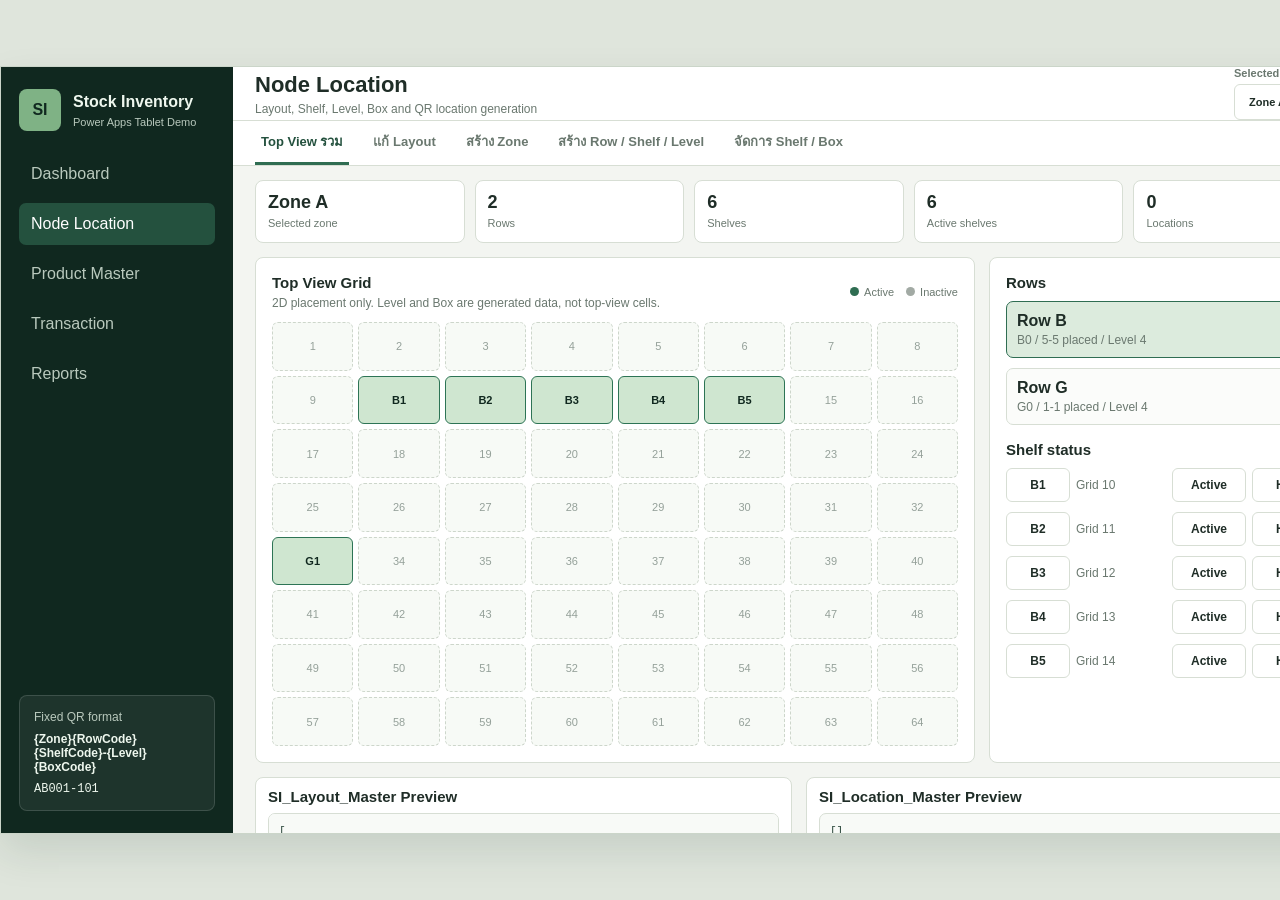
<file: node-location-demo/index.html>
<!DOCTYPE html>
<html lang="th">
<head>
  <meta charset="UTF-8" />
  <meta name="viewport" content="width=device-width, initial-scale=1.0" />
  <title>Node Location Demo</title>
  <link rel="stylesheet" href="./style.css" />
</head>
<body>
  <main class="app-shell">
    <aside class="sidebar">
      <div class="brand">
        <div class="brand-mark">SI</div>
        <div>
          <h1>Stock Inventory</h1>
          <p>Power Apps Tablet Demo</p>
        </div>
      </div>
      <nav class="node-nav" aria-label="Node menu">
        <button class="nav-item">Dashboard</button>
        <button class="nav-item is-active">Node Location</button>
        <button class="nav-item">Product Master</button>
        <button class="nav-item">Transaction</button>
        <button class="nav-item">Reports</button>
      </nav>
      <section class="sidebar-note">
        <span>Fixed QR format</span>
        <strong>{Zone}{RowCode}{ShelfCode}-{Level}{BoxCode}</strong>
        <code>AB001-101</code>
      </section>
    </aside>

    <section class="workspace">
      <header class="topbar">
        <div>
          <h2>Node Location</h2>
          <p>Layout, Shelf, Level, Box and QR location generation</p>
        </div>
        <label class="zone-picker">
          <span>Selected Zone</span>
          <select id="zoneSelect"></select>
        </label>
      </header>

      <div class="tabs" role="tablist" aria-label="Node Location tabs">
        <button class="tab is-active" data-tab="topView" type="button">Top View รวม</button>
        <button class="tab" data-tab="editLayout" type="button">แก้ Layout</button>
        <button class="tab" data-tab="createZone" type="button">สร้าง Zone</button>
        <button class="tab" data-tab="createRow" type="button">สร้าง Row / Shelf / Level</button>
        <button class="tab" data-tab="shelfBox" type="button">จัดการ Shelf / Box</button>
      </div>

      <div id="messages" class="messages" aria-live="polite"></div>

      <section id="summary" class="summary-strip" aria-label="Summary"></section>

      <div class="content-grid">
        <section class="canvas-panel">
          <div class="panel-head">
            <div>
              <h3>Top View Grid</h3>
              <p>2D placement only. Level and Box are generated data, not top-view cells.</p>
            </div>
            <div class="legend">
              <span><i class="dot active"></i>Active</span>
              <span><i class="dot muted"></i>Inactive</span>
            </div>
          </div>
          <div id="grid" class="grid"></div>
        </section>

        <aside class="right-panel">
          <section data-panel="topView" class="tab-panel is-active">
            <h3>Rows</h3>
            <div id="rowList" class="row-list"></div>
            <h3>Shelf status</h3>
            <div id="shelfControls" class="shelf-controls"></div>
          </section>

          <section data-panel="editLayout" class="tab-panel">
            <h3>Place / Move Layout</h3>
            <div class="mode-switch" role="tablist" aria-label="Layout edit mode">
              <button class="is-active" data-layout-mode="shelf" type="button">Shelf Mode</button>
              <button data-layout-mode="row" type="button">Row Mode</button>
            </div>
            <p class="hint-text">Shelf Mode: click a shelf to select it, then click an empty grid cell to move it. Row Mode: choose a row, then click a start grid cell.</p>
            <form id="singleShelfForm" class="form-stack" data-layout-section="shelf">
              <label>Shelf<select id="layoutShelf"></select></label>
              <label>Target Grid Index<input id="singleShelfGrid" type="number" min="1" value="20" /></label>
              <button class="primary" type="submit">Place Selected Shelf</button>
            </form>
            <div class="section-divider"></div>
            <form id="layoutForm" class="form-stack is-hidden" data-layout-section="row">
              <label>Row<select id="layoutRow"></select></label>
              <label>Start Grid Index<input id="startGrid" type="number" min="1" value="1" /></label>
              <label>Direction
                <select id="direction">
                  <option value="horizontal">Horizontal</option>
                  <option value="vertical">Vertical</option>
                </select>
              </label>
              <label>Stack Order
                <select id="stackOrder">
                  <option value="1-x">1 -> x</option>
                  <option value="x-1">x -> 1</option>
                </select>
              </label>
              <button class="primary" type="submit">Place Full Row</button>
              <button id="clearRow" class="secondary" type="button">Clear Row Placement</button>
            </form>
          </section>

          <section data-panel="createZone" class="tab-panel">
            <h3>Create Zone</h3>
            <form id="zoneForm" class="form-stack">
              <label>Zone Code<input id="zoneCode" maxlength="1" value="B" /></label>
              <label>Grid Size
                <select id="zoneGridSize">
                  <option value="8">8x8</option>
                  <option value="10">10x10</option>
                  <option value="12">12x12</option>
                  <option value="15">15x15</option>
                </select>
              </label>
              <button class="primary" type="submit">Create Zone</button>
            </form>
          </section>

          <section data-panel="createRow" class="tab-panel">
            <h3>Create Row / Shelf / Level</h3>
            <form id="rowForm" class="form-stack">
              <label>Row Input<input id="rowInput" maxlength="2" value="C" /></label>
              <label>Shelf Count<input id="shelfCount" type="number" min="1" max="99" value="5" /></label>
              <label>Level Count<input id="levelCount" type="number" min="1" max="9" value="4" /></label>
              <button class="primary" data-next="layout" type="submit">Create and Place Layout</button>
              <button class="secondary" data-next="stay" type="submit">Create and Add More</button>
            </form>
            <h3>Created Rows</h3>
            <div id="createRowList" class="row-list"></div>
          </section>

          <section data-panel="shelfBox" class="tab-panel">
            <h3>Shelf / Box Setup</h3>
            <form id="boxForm" class="form-stack">
              <label>Row<select id="boxRow"></select></label>
              <label>Shelf<select id="boxShelf"></select></label>
              <label>Level<select id="boxLevel"></select></label>
              <label>Box Count<input id="boxCountInput" type="number" min="1" max="99" value="1" /></label>
              <button class="primary" type="submit">Set Box For Selected Shelf</button>
            </form>
            <h3>Selected Shelf</h3>
            <div id="boxShelfList" class="row-list"></div>
            <button id="generateButton" class="generate" type="button">Generate Locations</button>
            <h3>Generate Summary</h3>
            <div id="generateSummary" class="generate-summary"></div>
            <h3>Preview</h3>
            <pre id="codePreview" class="code-preview"></pre>
          </section>
        </aside>
      </div>

      <section class="output-panel">
        <div>
          <h3>SI_Layout_Master Preview</h3>
          <pre id="layoutOutput"></pre>
        </div>
        <div>
          <h3>SI_Location_Master Preview</h3>
          <pre id="locationOutput"></pre>
        </div>
      </section>
    </section>
  </main>

  <div id="shelfDetailModal" class="modal" aria-hidden="true">
    <section class="modal-card" role="dialog" aria-modal="true" aria-labelledby="shelfDetailTitle">
      <header class="modal-head">
        <div>
          <h3 id="shelfDetailTitle">Shelf Detail</h3>
          <p>Level, Box, Location code, and item preview</p>
        </div>
        <button id="closeShelfDetail" type="button" aria-label="Close shelf detail">×</button>
      </header>
      <div id="shelfDetailBody" class="modal-body"></div>
    </section>
  </div>

  <script src="./app.js"></script>
</body>
</html>
</file>
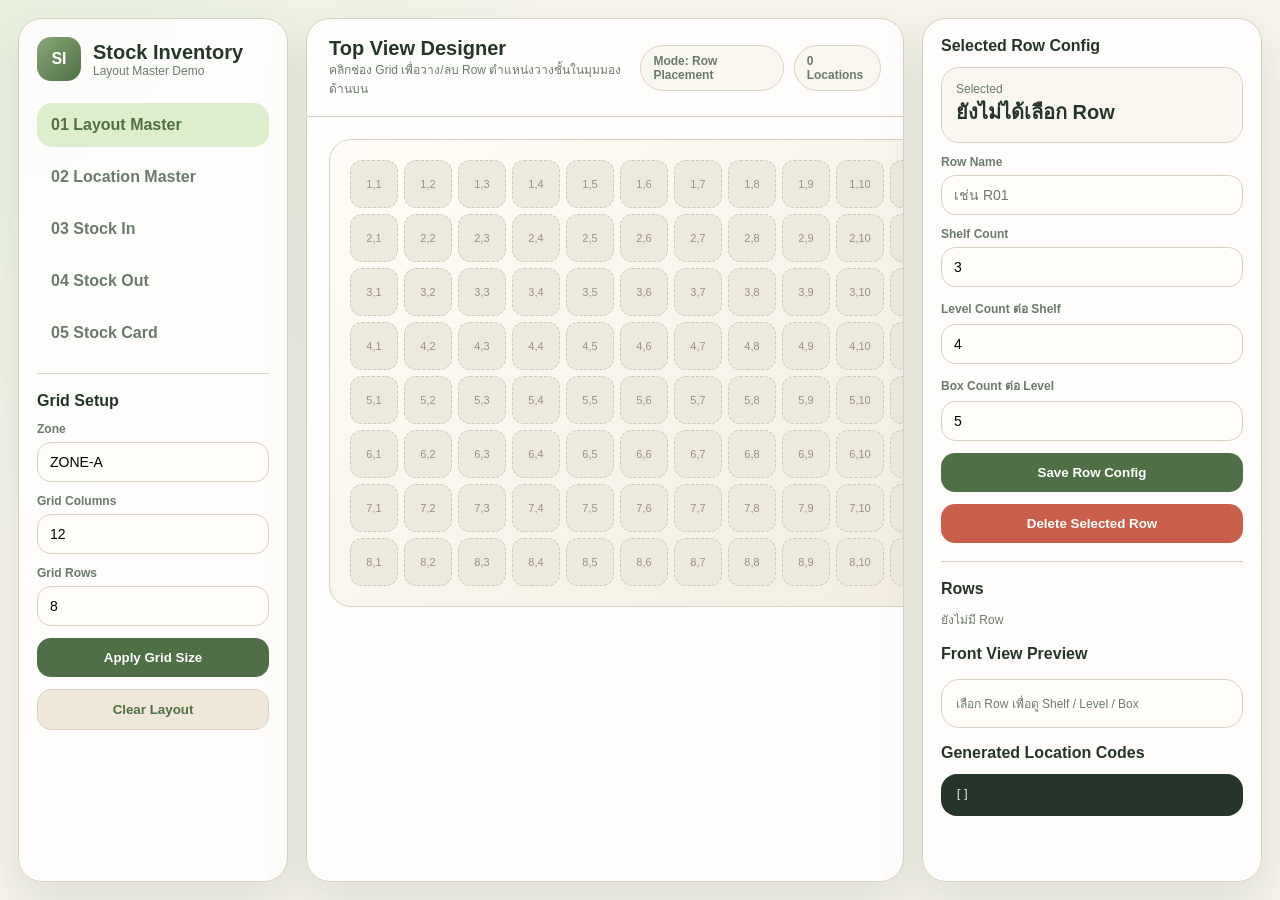
<file: stock_inventory_layout_demo.html>
<!DOCTYPE html>
<html lang="th">
<head>
  <meta charset="UTF-8" />
  <meta name="viewport" content="width=device-width, initial-scale=1.0" />
  <title>Stock Inventory Layout Demo</title>
  <style>
    :root {
      --bg: #f5f3ea;
      --panel: #ffffff;
      --panel-soft: #f9f7ef;
      --text: #26352b;
      --muted: #6b7a6f;
      --green: #88a878;
      --green-dark: #4f6f46;
      --brown: #9b7653;
      --line: #d9d2c2;
      --danger: #c95f4a;
      --selected: #dceecd;
      --empty: #eee9dd;
      --shadow: 0 20px 45px rgba(60, 74, 55, 0.12);
    }

    * { box-sizing: border-box; }

    body {
      margin: 0;
      font-family: Arial, sans-serif;
      background: radial-gradient(circle at top left, #e7f1dc, transparent 35%), var(--bg);
      color: var(--text);
    }

    .app {
      min-height: 100vh;
      display: grid;
      grid-template-columns: 270px 1fr 340px;
      gap: 18px;
      padding: 18px;
    }

    .panel {
      background: rgba(255,255,255,.88);
      border: 1px solid var(--line);
      border-radius: 24px;
      box-shadow: var(--shadow);
      overflow: hidden;
    }

    .sidebar, .rightbar { padding: 18px; }

    .brand {
      display: flex;
      align-items: center;
      gap: 12px;
      margin-bottom: 22px;
    }

    .logo {
      width: 44px;
      height: 44px;
      border-radius: 14px;
      display: grid;
      place-items: center;
      background: linear-gradient(135deg, var(--green), var(--green-dark));
      color: white;
      font-weight: 800;
    }

    h1, h2, h3 { margin: 0; }
    h1 { font-size: 20px; }
    h2 { font-size: 16px; margin-bottom: 12px; }
    h3 { font-size: 14px; color: var(--muted); margin-bottom: 8px; }

    .muted { color: var(--muted); font-size: 12px; }

    .nav-item {
      padding: 13px 14px;
      border-radius: 15px;
      margin-bottom: 8px;
      cursor: pointer;
      color: var(--muted);
      font-weight: 700;
    }

    .nav-item.active {
      background: var(--selected);
      color: var(--green-dark);
    }

    label {
      display: block;
      font-size: 12px;
      color: var(--muted);
      margin: 12px 0 6px;
      font-weight: 700;
    }

    input, select {
      width: 100%;
      border: 1px solid var(--line);
      background: #fffdf8;
      border-radius: 14px;
      padding: 11px 12px;
      outline: none;
      font-size: 14px;
    }

    input:focus, select:focus {
      border-color: var(--green);
      box-shadow: 0 0 0 4px rgba(136,168,120,.2);
    }

    .btn {
      border: 0;
      border-radius: 14px;
      padding: 12px 14px;
      font-weight: 800;
      cursor: pointer;
      background: var(--green-dark);
      color: white;
      width: 100%;
      margin-top: 12px;
    }

    .btn.secondary {
      background: #efe8d9;
      color: var(--green-dark);
      border: 1px solid var(--line);
    }

    .btn.danger { background: var(--danger); }

    .main {
      display: flex;
      flex-direction: column;
    }

    .topbar {
      padding: 18px 22px;
      display: flex;
      justify-content: space-between;
      align-items: center;
      border-bottom: 1px solid var(--line);
    }

    .toolbar {
      display: flex;
      gap: 10px;
      align-items: center;
    }

    .chip {
      border-radius: 999px;
      padding: 8px 12px;
      background: var(--panel-soft);
      border: 1px solid var(--line);
      font-size: 12px;
      color: var(--muted);
      font-weight: 700;
    }

    .workspace {
      padding: 22px;
      flex: 1;
      overflow: auto;
    }

    .grid-wrap {
      width: max-content;
      min-width: 100%;
      padding: 20px;
      border-radius: 22px;
      background: linear-gradient(135deg, #fffdf7, #f2ecdf);
      border: 1px solid var(--line);
    }

    .grid {
      display: grid;
      gap: 6px;
      user-select: none;
    }

    .cell {
      width: 48px;
      height: 48px;
      border-radius: 12px;
      border: 1px dashed #cfc7b8;
      background: var(--empty);
      display: grid;
      place-items: center;
      font-size: 11px;
      color: #9a907f;
      cursor: pointer;
      transition: .15s ease;
    }

    .cell:hover {
      transform: translateY(-1px);
      box-shadow: 0 8px 18px rgba(0,0,0,.08);
    }

    .cell.row-cell {
      background: linear-gradient(135deg, #cfe4be, #8fb47c);
      border: 1px solid #739560;
      color: #22331d;
      font-weight: 900;
    }

    .cell.selected {
      outline: 4px solid rgba(79,111,70,.25);
      border-color: var(--green-dark);
    }

    .summary-card {
      padding: 14px;
      border-radius: 18px;
      background: var(--panel-soft);
      border: 1px solid var(--line);
      margin-bottom: 12px;
    }

    .row-list {
      max-height: 280px;
      overflow: auto;
    }

    .row-item {
      padding: 12px;
      border: 1px solid var(--line);
      border-radius: 16px;
      margin-bottom: 10px;
      background: #fffdf8;
      cursor: pointer;
    }

    .row-item.active {
      background: var(--selected);
      border-color: var(--green);
    }

    .front-view {
      margin-top: 16px;
      padding: 14px;
      border-radius: 18px;
      border: 1px solid var(--line);
      background: #fffdf8;
    }

    .shelf {
      border: 2px solid var(--brown);
      border-radius: 14px;
      margin-bottom: 10px;
      overflow: hidden;
    }

    .shelf-title {
      background: #b58a62;
      color: white;
      padding: 8px 10px;
      font-weight: 800;
      font-size: 12px;
    }

    .level {
      display: grid;
      grid-template-columns: 54px 1fr;
      border-top: 1px solid #dcc9b5;
    }

    .level-label {
      background: #f2e7da;
      padding: 8px;
      font-size: 11px;
      font-weight: 800;
      color: #73563e;
      display: grid;
      place-items: center;
    }

    .boxes {
      display: grid;
      gap: 4px;
      padding: 8px;
    }

    .box {
      height: 28px;
      border-radius: 8px;
      background: #e8f1de;
      border: 1px solid #b8d1a6;
      display: grid;
      place-items: center;
      font-size: 10px;
      font-weight: 700;
      color: #4f6f46;
    }

    .code-preview {
      font-family: Consolas, monospace;
      white-space: pre-wrap;
      background: #26352b;
      color: #dceecd;
      padding: 14px;
      border-radius: 16px;
      font-size: 12px;
      max-height: 180px;
      overflow: auto;
    }
  </style>
</head>
<body>
  <div class="app">
    <aside class="panel sidebar">
      <div class="brand">
        <div class="logo">SI</div>
        <div>
          <h1>Stock Inventory</h1>
          <div class="muted">Layout Master Demo</div>
        </div>
      </div>

      <div class="nav-item active">01 Layout Master</div>
      <div class="nav-item">02 Location Master</div>
      <div class="nav-item">03 Stock In</div>
      <div class="nav-item">04 Stock Out</div>
      <div class="nav-item">05 Stock Card</div>

      <hr style="border:0;border-top:1px solid var(--line);margin:18px 0;" />

      <h2>Grid Setup</h2>
      <label>Zone</label>
      <input id="zoneInput" value="ZONE-A" />

      <label>Grid Columns</label>
      <input id="colsInput" type="number" value="12" min="4" max="30" />

      <label>Grid Rows</label>
      <input id="rowsInput" type="number" value="8" min="4" max="30" />

      <button class="btn" onclick="applyGridSize()">Apply Grid Size</button>
      <button class="btn secondary" onclick="clearLayout()">Clear Layout</button>
    </aside>

    <main class="panel main">
      <div class="topbar">
        <div>
          <h1>Top View Designer</h1>
          <div class="muted">คลิกช่อง Grid เพื่อวาง/ลบ Row ตำแหน่งวางชั้นในมุมมองด้านบน</div>
        </div>
        <div class="toolbar">
          <div class="chip">Mode: Row Placement</div>
          <div class="chip" id="countChip">0 Locations</div>
        </div>
      </div>

      <div class="workspace">
        <div class="grid-wrap">
          <div id="grid" class="grid"></div>
        </div>
      </div>
    </main>

    <aside class="panel rightbar">
      <h2>Selected Row Config</h2>
      <div class="summary-card">
        <div class="muted">Selected</div>
        <h1 id="selectedText">ยังไม่ได้เลือก Row</h1>
      </div>

      <label>Row Name</label>
      <input id="rowNameInput" placeholder="เช่น R01" />

      <label>Shelf Count</label>
      <input id="shelfInput" type="number" value="3" min="1" max="20" />

      <label>Level Count ต่อ Shelf</label>
      <input id="levelInput" type="number" value="4" min="1" max="20" />

      <label>Box Count ต่อ Level</label>
      <input id="boxInput" type="number" value="5" min="1" max="30" />

      <button class="btn" onclick="saveSelectedConfig()">Save Row Config</button>
      <button class="btn danger" onclick="deleteSelectedRow()">Delete Selected Row</button>

      <hr style="border:0;border-top:1px solid var(--line);margin:18px 0;" />

      <h2>Rows</h2>
      <div id="rowList" class="row-list"></div>

      <h2 style="margin-top:16px;">Front View Preview</h2>
      <div id="frontView" class="front-view muted">เลือก Row เพื่อดู Shelf / Level / Box</div>

      <h2 style="margin-top:16px;">Generated Location Codes</h2>
      <div id="codePreview" class="code-preview">[]</div>
    </aside>
  </div>

  <script>
    let gridRows = 8;
    let gridCols = 12;
    let selectedKey = null;
    let layout = {};

    const gridEl = document.getElementById('grid');

    function keyOf(r, c) {
      return `${r}-${c}`;
    }

    function renderGrid() {
      gridEl.innerHTML = '';
      gridEl.style.gridTemplateColumns = `repeat(${gridCols}, 48px)`;

      for (let r = 1; r <= gridRows; r++) {
        for (let c = 1; c <= gridCols; c++) {
          const key = keyOf(r, c);
          const cell = document.createElement('div');
          cell.className = 'cell';
          cell.dataset.key = key;
          cell.textContent = `${r},${c}`;

          if (layout[key]) {
            cell.classList.add('row-cell');
            cell.textContent = layout[key].rowName;
          }

          if (selectedKey === key) {
            cell.classList.add('selected');
          }

          cell.onclick = () => toggleCell(key, r, c);
          gridEl.appendChild(cell);
        }
      }

      renderRowList();
      renderPreview();
      renderCodes();
    }

    function toggleCell(key, r, c) {
      if (!layout[key]) {
        const nextNo = Object.keys(layout).length + 1;
        layout[key] = {
          key,
          row: r,
          col: c,
          rowName: `R${String(nextNo).padStart(2, '0')}`,
          shelfCount: 3,
          levelCount: 4,
          boxCount: 5
        };
      }

      selectedKey = key;
      loadSelectedToForm();
      renderGrid();
    }

    function loadSelectedToForm() {
      const item = layout[selectedKey];
      if (!item) return;
      document.getElementById('selectedText').textContent = item.rowName;
      document.getElementById('rowNameInput').value = item.rowName;
      document.getElementById('shelfInput').value = item.shelfCount;
      document.getElementById('levelInput').value = item.levelCount;
      document.getElementById('boxInput').value = item.boxCount;
    }

    function saveSelectedConfig() {
      if (!selectedKey || !layout[selectedKey]) return alert('กรุณาเลือก Row ก่อน');

      layout[selectedKey].rowName = document.getElementById('rowNameInput').value || layout[selectedKey].rowName;
      layout[selectedKey].shelfCount = Number(document.getElementById('shelfInput').value || 1);
      layout[selectedKey].levelCount = Number(document.getElementById('levelInput').value || 1);
      layout[selectedKey].boxCount = Number(document.getElementById('boxInput').value || 1);

      renderGrid();
    }

    function deleteSelectedRow() {
      if (!selectedKey) return;
      delete layout[selectedKey];
      selectedKey = null;
      document.getElementById('selectedText').textContent = 'ยังไม่ได้เลือก Row';
      renderGrid();
    }

    function applyGridSize() {
      gridCols = Number(document.getElementById('colsInput').value || 12);
      gridRows = Number(document.getElementById('rowsInput').value || 8);

      Object.keys(layout).forEach(key => {
        const item = layout[key];
        if (item.row > gridRows || item.col > gridCols) delete layout[key];
      });

      selectedKey = null;
      renderGrid();
    }

    function clearLayout() {
      if (!confirm('ล้าง Layout ทั้งหมด?')) return;
      layout = {};
      selectedKey = null;
      renderGrid();
    }

    function renderRowList() {
      const rowList = document.getElementById('rowList');
      const rows = Object.values(layout).sort((a,b) => a.row - b.row || a.col - b.col);
      rowList.innerHTML = '';
      document.getElementById('countChip').textContent = `${generateLocationCodes().length} Locations`;

      if (rows.length === 0) {
        rowList.innerHTML = '<div class="muted">ยังไม่มี Row</div>';
        return;
      }

      rows.forEach(item => {
        const div = document.createElement('div');
        div.className = 'row-item' + (item.key === selectedKey ? ' active' : '');
        div.innerHTML = `
          <strong>${item.rowName}</strong>
          <div class="muted">Grid: ${item.row},${item.col} / Shelf ${item.shelfCount} / Level ${item.levelCount} / Box ${item.boxCount}</div>
        `;
        div.onclick = () => {
          selectedKey = item.key;
          loadSelectedToForm();
          renderGrid();
        };
        rowList.appendChild(div);
      });
    }

    function renderPreview() {
      const front = document.getElementById('frontView');
      const item = layout[selectedKey];
      if (!item) {
        front.innerHTML = 'เลือก Row เพื่อดู Shelf / Level / Box';
        front.classList.add('muted');
        return;
      }
      front.classList.remove('muted');
      let html = '';
      for (let s = 1; s <= item.shelfCount; s++) {
        html += `<div class="shelf"><div class="shelf-title">${item.rowName}-S${String(s).padStart(2,'0')}</div>`;
        for (let l = item.levelCount; l >= 1; l--) {
          html += `<div class="level"><div class="level-label">L${l}</div><div class="boxes" style="grid-template-columns: repeat(${item.boxCount}, 1fr);">`;
          for (let b = 1; b <= item.boxCount; b++) {
            html += `<div class="box">B${b}</div>`;
          }
          html += `</div></div>`;
        }
        html += `</div>`;
      }
      front.innerHTML = html;
    }

    function generateLocationCodes() {
      const zone = document.getElementById('zoneInput').value || 'ZONE-A';
      const codes = [];
      Object.values(layout).forEach(item => {
        for (let s = 1; s <= item.shelfCount; s++) {
          for (let l = 1; l <= item.levelCount; l++) {
            for (let b = 1; b <= item.boxCount; b++) {
              codes.push(`${zone}-${item.rowName}-S${String(s).padStart(2,'0')}-L${String(l).padStart(2,'0')}-B${String(b).padStart(2,'0')}`);
            }
          }
        }
      });
      return codes;
    }

    function renderCodes() {
      const codes = generateLocationCodes();
      document.getElementById('codePreview').textContent = JSON.stringify(codes.slice(0, 80), null, 2) + (codes.length > 80 ? `\n... and ${codes.length - 80} more` : '');
    }

    document.getElementById('zoneInput').addEventListener('input', renderCodes);
    renderGrid();
  </script>
</body>
</html>
</file>
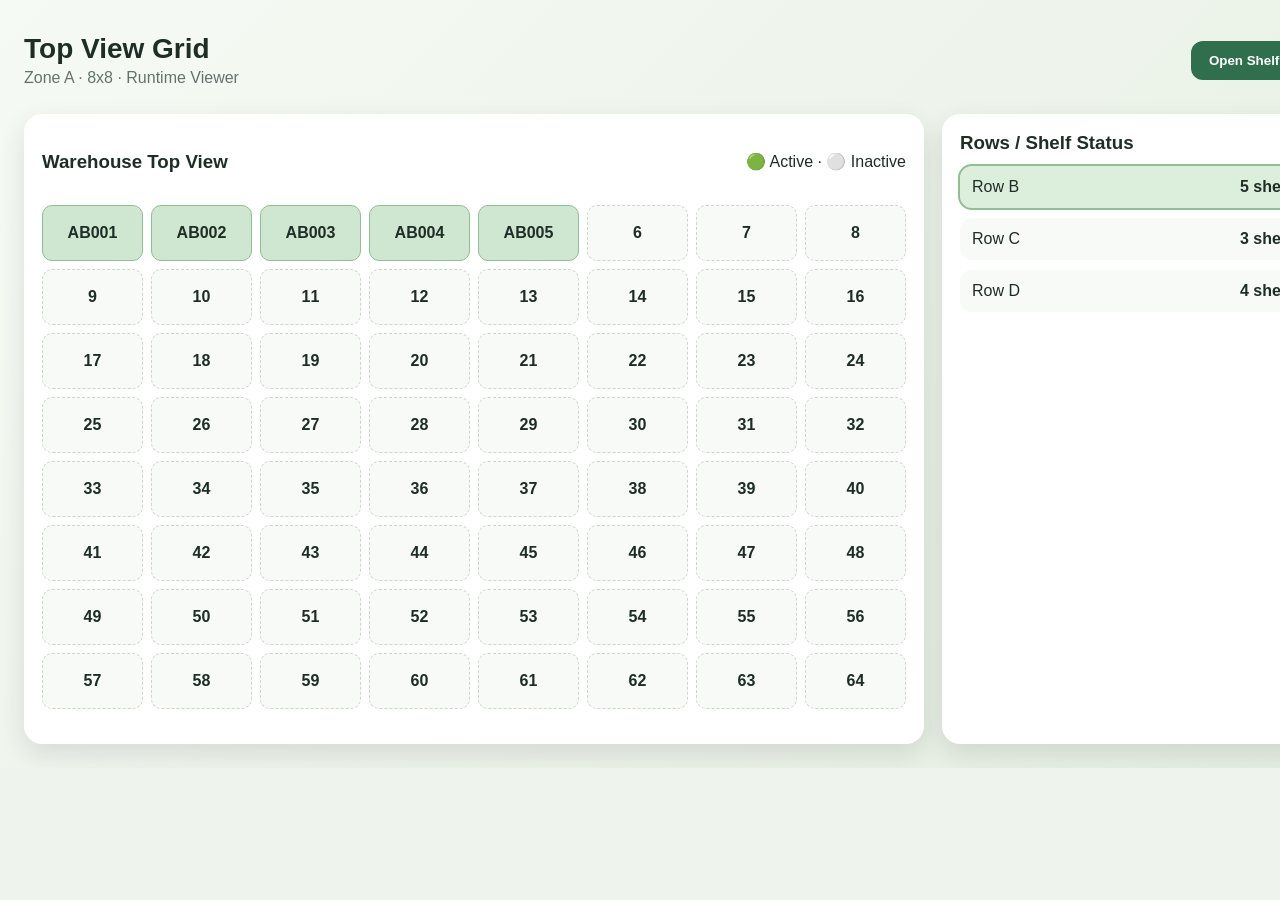
<file: TESTdESC.html>
<!DOCTYPE html>
<html lang="th">
<head>
  <meta charset="UTF-8" />
  <meta name="viewport" content="width=device-width, initial-scale=1.0" />
  <title>Stock Location Popup Master Detail Demo</title>
  <style>
    * { box-sizing: border-box; }
    body {
      margin: 0;
      font-family: "Segoe UI", Arial, sans-serif;
      background: #eef3ed;
      color: #1f2d27;
    }

    .app {
      width: 1366px;
      height: 768px;
      padding: 24px;
      background: linear-gradient(135deg, #f6faf4, #e5eee2);
      overflow: hidden;
    }

    .topbar {
      height: 72px;
      display: flex;
      align-items: center;
      justify-content: space-between;
      margin-bottom: 18px;
    }

    .title h1 { margin: 0; font-size: 28px; }
    .title p { margin: 4px 0 0; color: #64736a; }

    .btn {
      border: 0;
      border-radius: 12px;
      padding: 12px 18px;
      background: #2f6f4e;
      color: white;
      font-weight: 700;
      cursor: pointer;
    }

    .dashboard {
      display: grid;
      grid-template-columns: 1fr 400px;
      gap: 18px;
      height: 630px;
    }

    .card {
      background: white;
      border-radius: 18px;
      box-shadow: 0 10px 26px rgba(31,45,39,.12);
      padding: 18px;
    }

    .grid-header {
      display: flex;
      justify-content: space-between;
      align-items: center;
      margin-bottom: 14px;
    }

    .warehouse-grid {
      display: grid;
      grid-template-columns: repeat(8, 1fr);
      gap: 8px;
    }

    .cell {
      height: 56px;
      border: 1px dashed #cdd6cb;
      border-radius: 10px;
      background: #f7faf6;
      display: flex;
      align-items: center;
      justify-content: center;
      font-weight: 700;
      cursor: pointer;
    }

    .cell.shelf {
      background: #cfe6d0;
      border: 1px solid #93bd96;
    }

    .side h3 { margin: 0 0 12px; }
    .row-item {
      padding: 12px;
      border-radius: 12px;
      background: #f7faf6;
      margin-bottom: 10px;
      display: flex;
      justify-content: space-between;
      cursor: pointer;
    }

    .row-item.active { background: #dcefdc; outline: 2px solid #93bd96; }

    .overlay {
      position: fixed;
      inset: 0;
      background: rgba(0,0,0,.52);
      display: flex;
      align-items: center;
      justify-content: center;
    }

    .popup {
      width: 1120px;
      height: 690px;
      background: white;
      border-radius: 22px;
      overflow: hidden;
      box-shadow: 0 22px 60px rgba(0,0,0,.25);
      display: flex;
      flex-direction: column;
    }

    .popup-head {
      height: 96px;
      padding: 18px 24px;
      border-bottom: 1px solid #dfe8dc;
      display: flex;
      justify-content: space-between;
      align-items: center;
    }

    .popup-head h2 { margin: 0; }
    .popup-head p { margin: 6px 0 0; color: #64736a; }

    .close {
      width: 46px;
      height: 46px;
      border-radius: 14px;
      border: 1px solid #cdd6cb;
      background: white;
      font-size: 18px;
      font-weight: 800;
      cursor: pointer;
    }

    .summary {
      display: grid;
      grid-template-columns: repeat(4, 1fr);
      gap: 14px;
      padding: 16px 24px;
      background: #fbfdf9;
    }

    .summary-card {
      background: white;
      border-radius: 14px;
      padding: 12px 14px;
      box-shadow: 0 5px 14px rgba(31,45,39,.08);
    }

    .summary-card .label { color: #64736a; font-size: 13px; }
    .summary-card .value { font-size: 22px; font-weight: 800; margin-top: 4px; }

    .filters {
      padding: 12px 24px;
      display: grid;
      grid-template-columns: 160px 160px 1fr;
      gap: 12px;
      border-top: 1px solid #edf2eb;
      border-bottom: 1px solid #edf2eb;
    }

    select, input {
      border: 1px solid #cdd6cb;
      border-radius: 12px;
      padding: 10px 12px;
      font-size: 14px;
      background: white;
    }

    .master-detail {
      flex: 1;
      display: grid;
      grid-template-columns: 52% 48%;
      min-height: 0;
    }

    .locations-panel, .items-panel {
      padding: 18px 24px;
      min-height: 0;
      display: flex;
      flex-direction: column;
    }

    .locations-panel { border-right: 1px solid #edf2eb; }
    .panel-title {
      display: flex;
      justify-content: space-between;
      align-items: center;
      margin-bottom: 12px;
    }

    .list {
      overflow-y: auto;
      padding-right: 6px;
    }

    .location-card {
      border: 1px solid #e2ebe0;
      border-radius: 14px;
      padding: 12px;
      margin-bottom: 10px;
      background: #f9fcf7;
      cursor: pointer;
      display: grid;
      grid-template-columns: 1fr auto;
      gap: 8px;
    }

    .location-card.active {
      background: #dcefdc;
      border-color: #7daf82;
    }

    .location-code { font-weight: 800; font-size: 16px; }
    .meta { color: #64736a; font-size: 13px; margin-top: 4px; }
    .badge {
      align-self: start;
      padding: 5px 9px;
      border-radius: 999px;
      background: #e7f2e5;
      color: #2f6f4e;
      font-size: 12px;
      font-weight: 700;
    }

    .item-card {
      border: 1px solid #e2ebe0;
      border-radius: 14px;
      padding: 12px;
      margin-bottom: 10px;
      background: white;
    }

    .item-code { font-weight: 800; }
    .item-name { margin-top: 4px; color: #38483f; }
    .item-qty { margin-top: 8px; color: #2f6f4e; font-weight: 800; }

    .empty {
      height: 100%;
      border: 2px dashed #d7e2d5;
      border-radius: 18px;
      color: #7b8a80;
      display: flex;
      align-items: center;
      justify-content: center;
      text-align: center;
      padding: 24px;
      background: #fbfdf9;
    }
  </style>
</head>
<body>
  <div class="app">
    <div class="topbar">
      <div class="title">
        <h1>Top View Grid</h1>
        <p>Zone A · 8x8 · Runtime Viewer</p>
      </div>
      <button class="btn" onclick="openPopup('AB001')">Open Shelf AB001</button>
    </div>

    <div class="dashboard">
      <div class="card">
        <div class="grid-header">
          <h3>Warehouse Top View</h3>
          <span>🟢 Active · ⚪ Inactive</span>
        </div>
        <div class="warehouse-grid" id="grid"></div>
      </div>

      <div class="card side">
        <h3>Rows / Shelf Status</h3>
        <div class="row-item active"><span>Row B</span><strong>5 shelves</strong></div>
        <div class="row-item"><span>Row C</span><strong>3 shelves</strong></div>
        <div class="row-item"><span>Row D</span><strong>4 shelves</strong></div>
      </div>
    </div>
  </div>

  <div class="overlay" id="popupOverlay" style="display:none;">
    <div class="popup">
      <div class="popup-head">
        <div>
          <h2 id="popupTitle">Shelf Detail</h2>
          <p>Level, Box, Location Code, and Item Preview</p>
        </div>
        <button class="close" onclick="closePopup()">X</button>
      </div>

      <div class="summary">
        <div class="summary-card"><div class="label">Shelf</div><div class="value" id="summaryShelf">AB001</div></div>
        <div class="summary-card"><div class="label">Status</div><div class="value">Active</div></div>
        <div class="summary-card"><div class="label">Grid Position</div><div class="value">1</div></div>
        <div class="summary-card"><div class="label">Locations</div><div class="value" id="summaryCount">0</div></div>
      </div>

      <div class="filters">
        <select id="filterLevel" onchange="renderLocations()">
          <option value="">All Levels</option>
        </select>
        <select id="filterBox" onchange="renderLocations()">
          <option value="">All Boxes</option>
        </select>
        <input id="searchText" oninput="renderLocations()" placeholder="Search location code or item..." />
      </div>

      <div class="master-detail">
        <div class="locations-panel">
          <div class="panel-title">
            <h3>Locations</h3>
            <span id="locationCount">0 records</span>
          </div>
          <div class="list" id="locationList"></div>
        </div>

        <div class="items-panel">
          <div class="panel-title">
            <h3>Items in selected Box</h3>
            <span id="itemCount">0 items</span>
          </div>
          <div class="list" id="itemList"></div>
        </div>
      </div>
    </div>
  </div>

  <script>
    const shelves = {
      1: 'AB001', 2: 'AB002', 3: 'AB003', 4: 'AB004', 5: 'AB005'
    };

    const locations = [
      { code:'AB001-101', level:1, box:'01' },
      { code:'AB001-102', level:1, box:'02' },
      { code:'AB001-103', level:1, box:'03' },
      { code:'AB001-201', level:2, box:'01' },
      { code:'AB001-202', level:2, box:'02' },
      { code:'AB001-203', level:2, box:'03' },
      { code:'AB001-301', level:3, box:'01' },
      { code:'AB001-302', level:3, box:'02' },
      { code:'AB001-401', level:4, box:'01' }
    ];

    const items = [
      { location:'AB001-101', itemCode:'SKU-001', itemName:'Motor Bearing 6204', qty:12 },
      { location:'AB001-101', itemCode:'SKU-002', itemName:'Seal Ring 25mm', qty:40 },
      { location:'AB001-102', itemCode:'SKU-007', itemName:'Sensor Cable Long Description Example', qty:8 },
      { location:'AB001-203', itemCode:'SKU-020', itemName:'Control Relay', qty:5 },
      { location:'AB001-203', itemCode:'SKU-021', itemName:'Connector Terminal', qty:120 },
      { location:'AB001-401', itemCode:'SKU-999', itemName:'Spare Part Box Set', qty:1 }
    ];

    let selectedLocation = null;

    function initGrid() {
      const grid = document.getElementById('grid');
      for (let i = 1; i <= 64; i++) {
        const div = document.createElement('div');
        div.className = shelves[i] ? 'cell shelf' : 'cell';
        div.textContent = shelves[i] || i;
        if (shelves[i]) div.onclick = () => openPopup(shelves[i]);
        grid.appendChild(div);
      }
    }

    function openPopup(shelf) {
      document.getElementById('popupOverlay').style.display = 'flex';
      document.getElementById('popupTitle').textContent = `Shelf Detail · ${shelf}`;
      document.getElementById('summaryShelf').textContent = shelf;
      document.getElementById('summaryCount').textContent = locations.length;
      buildFilters();
      selectedLocation = locations[0]?.code;
      renderLocations();
      renderItems();
    }

    function closePopup() {
      document.getElementById('popupOverlay').style.display = 'none';
    }

    function buildFilters() {
      const levelSelect = document.getElementById('filterLevel');
      const boxSelect = document.getElementById('filterBox');
      levelSelect.innerHTML = '<option value="">All Levels</option>';
      boxSelect.innerHTML = '<option value="">All Boxes</option>';

      [...new Set(locations.map(x => x.level))].forEach(level => {
        levelSelect.innerHTML += `<option value="${level}">Level ${level}</option>`;
      });

      [...new Set(locations.map(x => x.box))].forEach(box => {
        boxSelect.innerHTML += `<option value="${box}">Box ${box}</option>`;
      });
    }

    function getFilteredLocations() {
      const level = document.getElementById('filterLevel').value;
      const box = document.getElementById('filterBox').value;
      const search = document.getElementById('searchText').value.toLowerCase();

      return locations.filter(loc => {
        const itemMatch = items.some(item =>
          item.location === loc.code &&
          (`${item.itemCode} ${item.itemName}`).toLowerCase().includes(search)
        );
        return (!level || String(loc.level) === level) &&
          (!box || loc.box === box) &&
          (!search || loc.code.toLowerCase().includes(search) || itemMatch);
      });
    }

    function renderLocations() {
      const list = document.getElementById('locationList');
      const data = getFilteredLocations();
      document.getElementById('locationCount').textContent = `${data.length} records`;
      list.innerHTML = '';

      data.forEach(loc => {
        const itemQty = items.filter(i => i.location === loc.code).length;
        const div = document.createElement('div');
        div.className = 'location-card' + (selectedLocation === loc.code ? ' active' : '');
        div.onclick = () => {
          selectedLocation = loc.code;
          renderLocations();
          renderItems();
        };
        div.innerHTML = `
          <div>
            <div class="location-code">${loc.code}</div>
            <div class="meta">Level ${loc.level} / Box ${loc.box}</div>
          </div>
          <div class="badge">${itemQty > 0 ? itemQty + ' items' : 'Empty'}</div>
        `;
        list.appendChild(div);
      });
    }

    function renderItems() {
      const list = document.getElementById('itemList');
      const data = items.filter(i => i.location === selectedLocation);
      document.getElementById('itemCount').textContent = `${data.length} items`;
      list.innerHTML = '';

      if (data.length === 0) {
        list.innerHTML = '<div class="empty">ไม่มีสินค้าใน Box นี้<br/>เลือก Location อื่น หรือรอ Stock In</div>';
        return;
      }

      data.forEach(item => {
        const div = document.createElement('div');
        div.className = 'item-card';
        div.innerHTML = `
          <div class="item-code">${item.itemCode}</div>
          <div class="item-name">${item.itemName}</div>
          <div class="item-qty">Qty: ${item.qty}</div>
        `;
        list.appendChild(div);
      });
    }

    initGrid();
  </script>
</body>
</html>
</file>
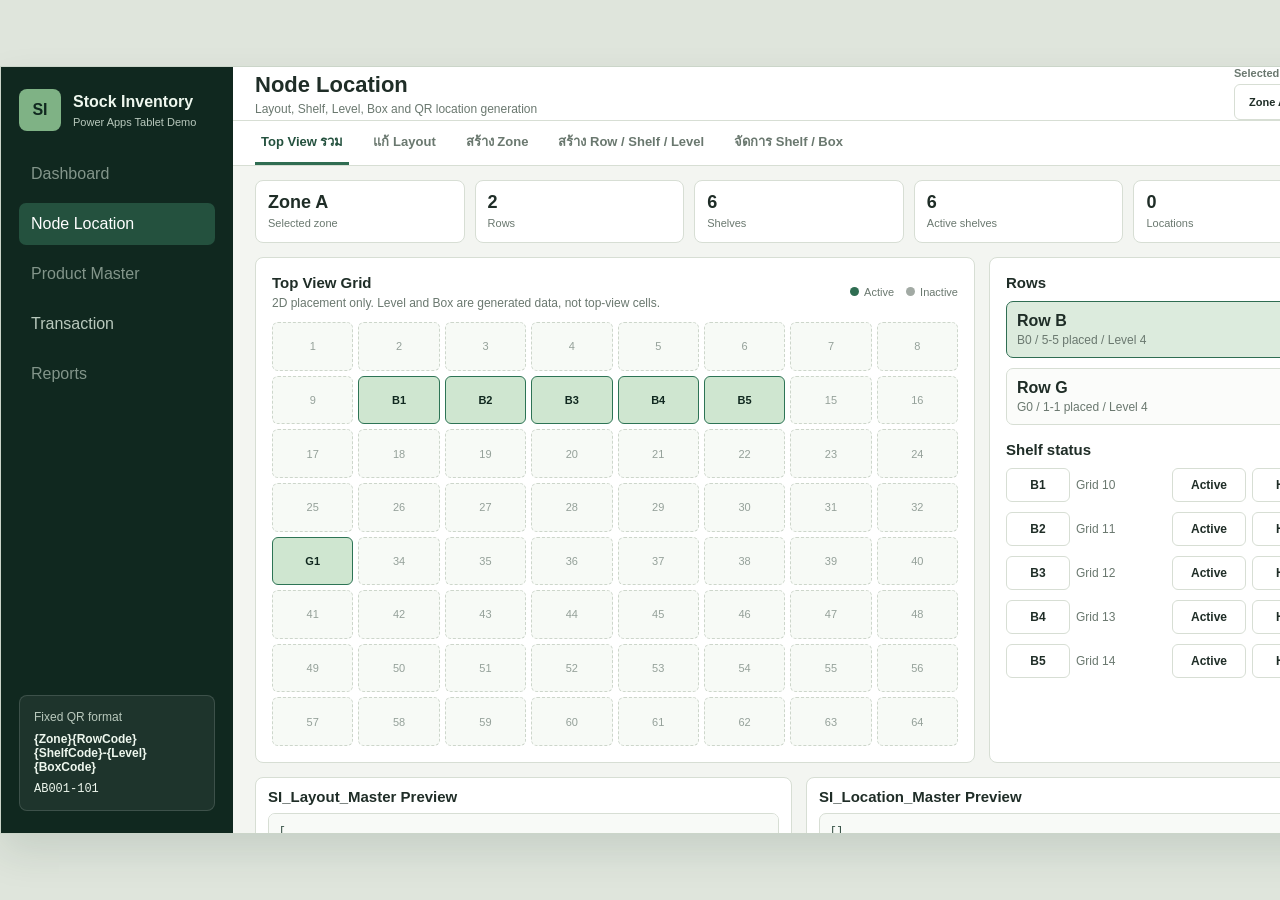
<file: node-location-demo/indexlocation.html>
<!DOCTYPE html>
<html lang="th">
<head>
  <meta charset="UTF-8" />
  <meta name="viewport" content="width=device-width, initial-scale=1.0" />
  <title>Node Location Demo</title>
  <link rel="stylesheet" href="./stylelocation.css" />
</head>
<body>
  <main class="app-shell">
    <aside class="sidebar">
      <div class="brand">
        <div class="brand-mark">SI</div>
        <div>
          <h1>Stock Inventory</h1>
          <p>Power Apps Tablet Demo</p>
        </div>
      </div>
      <nav class="node-nav" aria-label="Node menu">
        <a class="nav-item" href="#" aria-disabled="true">Dashboard</a>
        <a class="nav-item is-active" href="./">Node Location</a>
        <a class="nav-item" href="#" aria-disabled="true">Product Master</a>
        <a class="nav-item" href="../node-transaction-demo/">Transaction</a>
        <a class="nav-item" href="#" aria-disabled="true">Reports</a>
      </nav>
      <section class="sidebar-note">
        <span>Fixed QR format</span>
        <strong>{Zone}{RowCode}{ShelfCode}-{Level}{BoxCode}</strong>
        <code>AB001-101</code>
      </section>
    </aside>

    <section class="workspace">
      <header class="topbar">
        <div>
          <h2>Node Location</h2>
          <p>Layout, Shelf, Level, Box and QR location generation</p>
        </div>
        <label class="zone-picker">
          <span>Selected Zone</span>
          <select id="zoneSelect"></select>
        </label>
      </header>

      <div class="tabs" role="tablist" aria-label="Node Location tabs">
        <button class="tab is-active" data-tab="topView" type="button">Top View รวม</button>
        <button class="tab" data-tab="editLayout" type="button">แก้ Layout</button>
        <button class="tab" data-tab="createZone" type="button">สร้าง Zone</button>
        <button class="tab" data-tab="createRow" type="button">สร้าง Row / Shelf / Level</button>
        <button class="tab" data-tab="shelfBox" type="button">จัดการ Shelf / Box</button>
      </div>

      <div id="messages" class="messages" aria-live="polite"></div>

      <section id="summary" class="summary-strip" aria-label="Summary"></section>

      <div class="content-grid">
        <section class="canvas-panel">
          <div class="panel-head">
            <div>
              <h3>Top View Grid</h3>
              <p>2D placement only. Level and Box are generated data, not top-view cells.</p>
            </div>
            <div class="legend">
              <span><i class="dot active"></i>Active</span>
              <span><i class="dot muted"></i>Inactive</span>
            </div>
          </div>
          <div id="grid" class="grid"></div>
        </section>

        <aside class="right-panel">
          <section data-panel="topView" class="tab-panel is-active">
            <h3>Rows</h3>
            <div id="rowList" class="row-list"></div>
            <h3>Shelf status</h3>
            <div id="shelfControls" class="shelf-controls"></div>
          </section>

          <section data-panel="editLayout" class="tab-panel">
            <h3>Place / Move Layout</h3>
            <div class="mode-switch" role="tablist" aria-label="Layout edit mode">
              <button class="is-active" data-layout-mode="shelf" type="button">Shelf Mode</button>
              <button data-layout-mode="row" type="button">Row Mode</button>
            </div>
            <p class="hint-text">Shelf Mode: click a shelf to select it, then click an empty grid cell to move it. Row Mode: choose a row, then click a start grid cell.</p>
            <form id="singleShelfForm" class="form-stack" data-layout-section="shelf">
              <label>Shelf<select id="layoutShelf"></select></label>
              <label>Target Grid Index<input id="singleShelfGrid" type="number" min="1" value="20" /></label>
              <button class="primary" type="submit">Place Selected Shelf</button>
            </form>
            <div class="section-divider"></div>
            <form id="layoutForm" class="form-stack is-hidden" data-layout-section="row">
              <label>Row<select id="layoutRow"></select></label>
              <label>Start Grid Index<input id="startGrid" type="number" min="1" value="1" /></label>
              <label>Direction
                <select id="direction">
                  <option value="horizontal">Horizontal</option>
                  <option value="vertical">Vertical</option>
                </select>
              </label>
              <label>Stack Order
                <select id="stackOrder">
                  <option value="1-x">1 -> x</option>
                  <option value="x-1">x -> 1</option>
                </select>
              </label>
              <button class="primary" type="submit">Place Full Row</button>
              <button id="clearRow" class="secondary" type="button">Clear Row Placement</button>
            </form>
          </section>

          <section data-panel="createZone" class="tab-panel">
            <h3>Create Zone</h3>
            <form id="zoneForm" class="form-stack">
              <label>Zone Code<input id="zoneCode" maxlength="1" value="B" /></label>
              <label>Grid Size
                <select id="zoneGridSize">
                  <option value="8">8x8</option>
                  <option value="10">10x10</option>
                  <option value="12">12x12</option>
                  <option value="15">15x15</option>
                </select>
              </label>
              <button class="primary" type="submit">Create Zone</button>
            </form>
          </section>

          <section data-panel="createRow" class="tab-panel">
            <h3>Create Row / Shelf / Level</h3>
            <form id="rowForm" class="form-stack">
              <label>Row Input<input id="rowInput" maxlength="2" value="C" /></label>
              <label>Shelf Count<input id="shelfCount" type="number" min="1" max="99" value="5" /></label>
              <label>Level Count<input id="levelCount" type="number" min="1" max="9" value="4" /></label>
              <button class="primary" data-next="layout" type="submit">Create and Place Layout</button>
              <button class="secondary" data-next="stay" type="submit">Create and Add More</button>
            </form>
            <h3>Created Rows</h3>
            <div id="createRowList" class="row-list"></div>
          </section>

          <section data-panel="shelfBox" class="tab-panel">
            <h3>Shelf / Box Setup</h3>
            <form id="boxForm" class="form-stack">
              <label>Row<select id="boxRow"></select></label>
              <label>Shelf<select id="boxShelf"></select></label>
              <label>Level<select id="boxLevel"></select></label>
              <label>Box Count<input id="boxCountInput" type="number" min="1" max="99" value="1" /></label>
              <button class="primary" type="submit">Set Box For Selected Shelf</button>
            </form>
            <h3>Selected Shelf</h3>
            <div id="boxShelfList" class="row-list"></div>
            <button id="generateButton" class="generate" type="button">Generate Locations</button>
            <h3>Generate Summary</h3>
            <div id="generateSummary" class="generate-summary"></div>
            <h3>Preview</h3>
            <pre id="codePreview" class="code-preview"></pre>
          </section>
        </aside>
      </div>

      <section class="output-panel">
        <div>
          <h3>SI_Layout_Master Preview</h3>
          <pre id="layoutOutput"></pre>
        </div>
        <div>
          <h3>SI_Location_Master Preview</h3>
          <pre id="locationOutput"></pre>
        </div>
      </section>
    </section>
  </main>

  <div id="shelfDetailModal" class="modal" aria-hidden="true">
    <section class="modal-card" role="dialog" aria-modal="true" aria-labelledby="shelfDetailTitle">
      <header class="modal-head">
        <div>
          <h3 id="shelfDetailTitle">Shelf Detail</h3>
          <p>Level, Box, Location code, and item preview</p>
        </div>
        <button id="closeShelfDetail" type="button" aria-label="Close shelf detail">×</button>
      </header>
      <div id="shelfDetailBody" class="modal-body"></div>
    </section>
  </div>

  <script src="./applocation.js"></script>
</body>
</html>
</file>
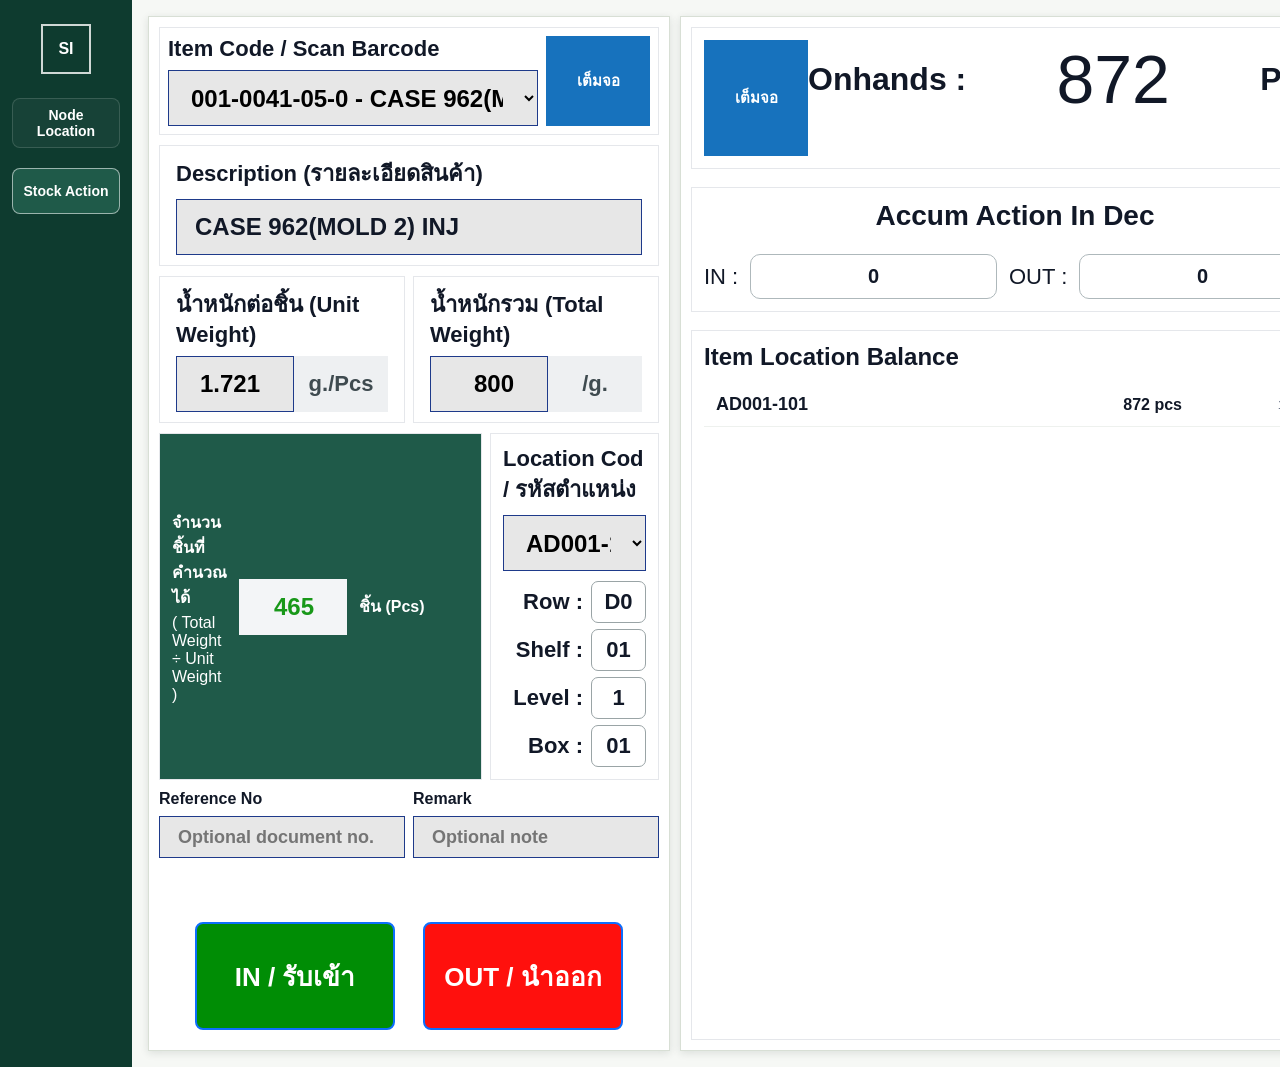
<file: node-transaction-demo/indextransaction.html>
<!DOCTYPE html>
<html lang="th">
<head>
  <meta charset="UTF-8" />
  <meta name="viewport" content="width=device-width, initial-scale=1.0" />
  <title>Node Transaction Demo</title>
  <link rel="stylesheet" href="./styletransaction.css" />
</head>
<body>
  <main class="app-shell">
    <aside class="sidebar">
      <div class="brand-mark">SI</div>
      <nav aria-label="Stock Inventory nodes">
        <a href="../node-location-demo/" aria-label="Node Location">Node Location</a>
        <a href="./" class="is-active" aria-label="Stock Action">Stock Action</a>
      </nav>
    </aside>

    <section class="workspace">
      <section class="action-panel">
        <div class="scan-row">
          <label>
            <span>Item Code / Scan Barcode</span>
            <select id="itemCode"></select>
          </label>
          <button type="button" class="toggle-button">เต็มจอ</button>
        </div>

        <label class="field-block">
          <span>Description (รายละเอียดสินค้า)</span>
          <div id="itemDescription" class="readonly-field"></div>
        </label>

        <div class="weight-grid">
          <label class="field-block">
            <span>น้ำหนักต่อชิ้น (Unit Weight)</span>
            <div class="input-with-unit">
              <input id="unitWeightG" type="number" readonly />
              <b>g./Pcs</b>
            </div>
          </label>
          <label class="field-block">
            <span>น้ำหนักรวม (Total Weight)</span>
            <div class="input-with-unit">
              <input id="totalWeightG" type="number" min="0" step="0.001" value="800" />
              <b>/g.</b>
            </div>
          </label>
        </div>

        <div class="lower-grid">
          <section class="calc-card">
            <div>
              <strong>จำนวนชิ้นที่คำนวณได้</strong>
              <span>( Total Weight ÷ Unit Weight )</span>
            </div>
            <input id="calculatedPcs" type="number" readonly />
            <b>ชิ้น (Pcs)</b>
          </section>

          <section class="location-card">
            <label>
              <span>Location Cod / รหัสตำแหน่ง</span>
              <select id="locationCode"></select>
            </label>
            <div class="location-breakdown">
              <span>Row :</span><strong id="locationRow"></strong>
              <span>Shelf :</span><strong id="locationShelf"></strong>
              <span>Level :</span><strong id="locationLevel"></strong>
              <span>Box :</span><strong id="locationBox"></strong>
            </div>
          </section>
        </div>

        <div class="reference-row">
          <label>
            <span>Reference No</span>
            <input id="referenceNo" type="text" placeholder="Optional document no." />
          </label>
          <label>
            <span>Remark</span>
            <input id="remark" type="text" placeholder="Optional note" />
          </label>
        </div>

        <div id="message" class="message" aria-live="polite"></div>

        <div class="action-buttons">
          <button id="inButton" class="action in" type="button">IN / รับเข้า</button>
          <button id="outButton" class="action out" type="button">OUT / นำออก</button>
        </div>
      </section>

      <aside class="viewer-panel">
        <section class="onhand-card">
          <button type="button" class="toggle-button">เต็มจอ</button>
          <div>
            <span>Onhands :</span>
            <strong id="onHandPcs">0</strong>
            <b>Pcs.</b>
            <small id="onHandKg">0 kg</small>
          </div>
        </section>

        <section class="month-card">
          <h2>Accum Action In <span id="monthName"></span></h2>
          <div class="month-grid">
            <span>IN :</span><strong id="monthlyIn">0</strong>
            <span>OUT :</span><strong id="monthlyOut">0</strong>
          </div>
        </section>

        <section class="history-panel">
          <h2>Item Location Balance</h2>
          <div id="balanceList" class="balance-list"></div>
        </section>
      </aside>
    </section>
  </main>

  <div id="confirmModal" class="modal" aria-hidden="true">
    <section id="confirmCard" class="confirm-card" role="dialog" aria-modal="true" aria-labelledby="confirmTitle">
      <header>
        <div>
          <span>Confirm Transaction</span>
          <h2 id="confirmTitle">IN / รับเข้า</h2>
        </div>
      </header>
      <div id="confirmBody" class="confirm-body"></div>
      <footer>
        <button id="cancelConfirm" type="button" class="cancel">Cancel</button>
        <button id="confirmPost" type="button" class="confirm">Confirm</button>
      </footer>
    </section>
  </div>

  <script src="./mock-dbtransaction.js"></script>
  <script src="./apptransaction.js"></script>
  <script>
    document.getElementById("monthName").textContent = new Date().toLocaleString("en-US", { month: "short" });
  </script>
</body>
</html>
</file>
<file: node-location-demo/style.css>
:root {
  --green-950: #10281f;
  --green-900: #17372b;
  --green-800: #24513e;
  --green-700: #2f6d52;
  --green-100: #dcebdd;
  --canvas: #f3f5f1;
  --surface: #ffffff;
  --line: #d7ded4;
  --text: #1f2d27;
  --muted: #6a786f;
  --warning: #d29b31;
  --danger: #bf4b45;
  --shadow: 0 18px 38px rgba(23, 55, 43, 0.12);
}

* {
  box-sizing: border-box;
}

body {
  margin: 0;
  min-height: 100vh;
  display: grid;
  place-items: center;
  background: #dfe5dc;
  color: var(--text);
  font-family: Arial, "Segoe UI", sans-serif;
}

button,
input,
select {
  font: inherit;
}

.app-shell {
  width: 1366px;
  height: 768px;
  display: grid;
  grid-template-columns: 232px 1fr;
  overflow: hidden;
  background: var(--canvas);
  border: 1px solid #cbd5c9;
  box-shadow: var(--shadow);
}

.sidebar {
  background: var(--green-950);
  color: #eef7ee;
  padding: 22px 18px;
  display: flex;
  flex-direction: column;
  gap: 22px;
}

.brand {
  display: flex;
  align-items: center;
  gap: 12px;
}

.brand-mark {
  width: 42px;
  height: 42px;
  display: grid;
  place-items: center;
  border-radius: 8px;
  background: #7fb285;
  color: var(--green-950);
  font-weight: 800;
}

.brand h1,
.brand p,
.topbar h2,
.topbar p,
h3 {
  margin: 0;
}

.brand h1 {
  font-size: 16px;
  line-height: 1.2;
}

.brand p {
  margin-top: 4px;
  color: #b9c9bd;
  font-size: 11px;
}

.node-nav {
  display: grid;
  gap: 8px;
}

.nav-item {
  width: 100%;
  height: 42px;
  border: 0;
  border-radius: 7px;
  background: transparent;
  color: #b9c9bd;
  text-align: left;
  padding: 0 12px;
  cursor: pointer;
}

.nav-item.is-active {
  background: var(--green-800);
  color: #fff;
}

.sidebar-note {
  margin-top: auto;
  display: grid;
  gap: 8px;
  padding: 14px;
  border: 1px solid rgba(255, 255, 255, 0.14);
  border-radius: 8px;
  background: rgba(255, 255, 255, 0.06);
}

.sidebar-note span {
  color: #b9c9bd;
  font-size: 12px;
}

.sidebar-note strong,
.sidebar-note code {
  font-size: 12px;
}

.workspace {
  min-width: 0;
  display: flex;
  flex-direction: column;
  overflow-y: auto;
  overflow-x: hidden;
}

.topbar {
  height: 76px;
  display: flex;
  align-items: center;
  justify-content: space-between;
  padding: 0 22px;
  background: var(--surface);
  border-bottom: 1px solid var(--line);
}

.topbar h2 {
  font-size: 22px;
}

.topbar p {
  margin-top: 4px;
  color: var(--muted);
  font-size: 12px;
}

.zone-picker {
  display: grid;
  gap: 5px;
  color: var(--muted);
  font-size: 11px;
  font-weight: 700;
}

select,
input {
  height: 36px;
  border: 1px solid var(--line);
  border-radius: 6px;
  background: #fff;
  color: var(--text);
  padding: 0 10px;
  outline: none;
}

select:focus,
input:focus {
  border-color: var(--green-700);
  box-shadow: 0 0 0 3px rgba(47, 109, 82, 0.16);
}

.tabs {
  height: 46px;
  display: flex;
  align-items: end;
  gap: 18px;
  padding: 0 22px;
  background: var(--surface);
  border-bottom: 1px solid var(--line);
}

.tab {
  height: 44px;
  border: 0;
  border-bottom: 3px solid transparent;
  background: transparent;
  color: var(--muted);
  font-size: 13px;
  font-weight: 700;
  cursor: pointer;
}

.tab.is-active {
  color: var(--green-800);
  border-bottom-color: var(--green-700);
}

.messages {
  position: absolute;
  top: 132px;
  right: 24px;
  z-index: 2;
  display: grid;
  gap: 8px;
}

.message {
  max-width: 360px;
  padding: 10px 12px;
  border-radius: 7px;
  font-size: 12px;
  box-shadow: var(--shadow);
}

.message.error {
  background: #fff0ef;
  border: 1px solid #efc6c2;
  color: var(--danger);
}

.message.success {
  background: #eff8ef;
  border: 1px solid #c5dec6;
  color: var(--green-800);
}

.summary-strip {
  display: grid;
  grid-template-columns: repeat(5, 1fr);
  gap: 10px;
  padding: 14px 22px;
}

.summary-strip div {
  min-width: 0;
  padding: 11px 12px;
  border: 1px solid var(--line);
  border-radius: 8px;
  background: var(--surface);
}

.summary-strip strong {
  display: block;
  font-size: 18px;
}

.summary-strip span {
  color: var(--muted);
  font-size: 11px;
}

.content-grid {
  flex: 0 0 auto;
  min-height: 520px;
  display: grid;
  grid-template-columns: 1fr 354px;
  gap: 14px;
  padding: 0 22px 14px;
}

.canvas-panel,
.right-panel,
.output-panel > div {
  min-width: 0;
  border: 1px solid var(--line);
  border-radius: 8px;
  background: var(--surface);
}

.canvas-panel {
  display: flex;
  flex-direction: column;
  padding: 16px;
}

.panel-head {
  display: flex;
  justify-content: space-between;
  gap: 12px;
  margin-bottom: 12px;
}

h3 {
  font-size: 15px;
}

.panel-head p {
  margin: 5px 0 0;
  color: var(--muted);
  font-size: 12px;
}

.legend {
  display: flex;
  gap: 12px;
  align-items: center;
  color: var(--muted);
  font-size: 11px;
}

.dot {
  width: 9px;
  height: 9px;
  display: inline-block;
  margin-right: 5px;
  border-radius: 50%;
}

.dot.active {
  background: var(--green-700);
}

.dot.muted {
  background: #a2aaa4;
}

.grid {
  flex: 1;
  min-height: 0;
  display: grid;
  gap: 5px;
}

.grid-cell {
  min-width: 0;
  min-height: 0;
  border: 1px dashed #cdd6cb;
  border-radius: 6px;
  background: #f7faf6;
  color: #94a099;
  font-size: 11px;
  cursor: default;
}

.grid-cell.is-shelf {
  border: 1px solid #2d7455;
  background: #cfe6d0;
  color: var(--green-950);
  font-weight: 800;
  cursor: pointer;
}

.grid-cell.is-muted {
  border-color: #aeb8b0;
  background: #dfe4df;
  color: #6f7872;
}

.right-panel {
  min-height: 0;
  overflow: hidden;
  padding: 16px;
}

.tab-panel {
  display: none;
  height: 100%;
  overflow: auto;
}

.tab-panel.is-active {
  display: block;
}

.is-hidden {
  display: none !important;
}

.row-list,
.shelf-controls,
.form-stack,
.generate-summary {
  display: grid;
  gap: 10px;
  margin: 10px 0 16px;
}

.mode-switch {
  display: grid;
  grid-template-columns: 1fr 1fr;
  gap: 8px;
  margin: 10px 0;
}

.mode-switch button {
  height: 34px;
  border: 1px solid var(--line);
  border-radius: 6px;
  background: #fff;
  color: var(--text);
  font-size: 12px;
  font-weight: 700;
  cursor: pointer;
}

.mode-switch button.is-active {
  border-color: var(--green-700);
  background: var(--green-100);
  color: var(--green-900);
}

.hint-text,
.empty-text {
  margin: 0 0 10px;
  color: var(--muted);
  font-size: 12px;
  line-height: 1.45;
}

.generate-summary {
  grid-template-columns: repeat(5, 1fr);
  gap: 6px;
}

.generate-summary div {
  min-width: 0;
  padding: 8px;
  border: 1px solid var(--line);
  border-radius: 6px;
  background: #f8faf7;
}

.generate-summary strong,
.generate-summary span {
  display: block;
}

.generate-summary strong {
  font-size: 15px;
}

.generate-summary span,
.generate-summary p {
  color: var(--muted);
  font-size: 10px;
}

.generate-summary p {
  grid-column: 1 / -1;
  margin: 0;
  color: var(--danger);
}

.row-card {
  display: grid;
  gap: 3px;
  width: 100%;
  padding: 10px;
  border: 1px solid var(--line);
  border-radius: 7px;
  background: #fbfcfa;
  color: var(--text);
  text-align: left;
  cursor: pointer;
}

.row-card.is-active {
  border-color: var(--green-700);
  background: var(--green-100);
}

.row-card span,
.shelf-row span,
label {
  color: var(--muted);
  font-size: 12px;
}

.shelf-row {
  display: grid;
  grid-template-columns: 64px 1fr 74px 74px;
  gap: 6px;
  align-items: center;
}

.shelf-row button,
.primary,
.secondary,
.generate {
  height: 34px;
  border: 1px solid var(--line);
  border-radius: 6px;
  background: #fff;
  color: var(--text);
  font-size: 12px;
  font-weight: 700;
  cursor: pointer;
}

.shelf-row button.is-selected {
  border-color: var(--green-700);
  background: var(--green-100);
}

label {
  display: grid;
  gap: 5px;
  font-weight: 700;
}

.primary,
.generate {
  border-color: var(--green-700);
  background: var(--green-700);
  color: #fff;
}

.secondary {
  background: #eef2ed;
}

.generate {
  width: 100%;
  margin: 4px 0 14px;
}

.section-divider {
  height: 1px;
  margin: 14px 0;
  background: var(--line);
}

.code-preview,
pre {
  margin: 8px 0 0;
  max-height: 138px;
  overflow: auto;
  border: 1px solid var(--line);
  border-radius: 7px;
  background: #f8faf7;
  padding: 10px;
  color: #234034;
  font-size: 11px;
  line-height: 1.45;
}

.output-panel {
  min-height: 180px;
  display: grid;
  grid-template-columns: 1fr 1fr;
  gap: 14px;
  padding: 0 22px 18px;
}

.output-panel > div {
  min-height: 0;
  padding: 10px 12px;
}

.output-panel pre {
  max-height: 124px;
}

.modal {
  position: fixed;
  inset: 0;
  z-index: 10;
  display: none;
  place-items: center;
  background: rgba(9, 28, 20, 0.45);
}

.modal.is-open {
  display: grid;
}

.modal-card {
  width: min(720px, calc(100vw - 40px));
  max-height: 680px;
  display: flex;
  flex-direction: column;
  border-radius: 8px;
  background: var(--surface);
  box-shadow: 0 24px 64px rgba(10, 28, 21, 0.32);
  overflow: hidden;
}

.modal-head {
  display: flex;
  align-items: center;
  justify-content: space-between;
  gap: 16px;
  padding: 16px 18px;
  border-bottom: 1px solid var(--line);
}

.modal-head p {
  margin: 4px 0 0;
  color: var(--muted);
  font-size: 12px;
}

.modal-head button {
  width: 36px;
  height: 36px;
  border: 1px solid var(--line);
  border-radius: 6px;
  background: #fff;
  color: var(--text);
  font-size: 22px;
  line-height: 1;
  cursor: pointer;
}

.modal-body {
  overflow: auto;
  padding: 16px 18px 18px;
}

.detail-head {
  display: grid;
  grid-template-columns: repeat(3, 1fr);
  gap: 10px;
  margin-bottom: 12px;
}

.detail-head div {
  padding: 12px;
  border: 1px solid var(--line);
  border-radius: 7px;
  background: #f8faf7;
}

.detail-head span,
.detail-meta,
.box-detail span,
.level-detail p {
  color: var(--muted);
  font-size: 12px;
}

.detail-head strong {
  display: block;
  margin-top: 4px;
  font-size: 18px;
}

.detail-meta {
  margin-bottom: 14px;
}

.level-detail {
  margin-top: 12px;
  padding-top: 12px;
  border-top: 1px solid var(--line);
}

.level-detail h4 {
  margin: 0 0 8px;
  font-size: 14px;
}

.box-detail {
  display: grid;
  grid-template-columns: 74px 120px 1fr;
  gap: 10px;
  align-items: center;
  min-height: 34px;
  padding: 7px 0;
  border-bottom: 1px solid #edf1eb;
}

.box-detail code {
  font-size: 12px;
  color: var(--green-800);
}
</file>
<file: node-location-demo/stylelocation.css>
:root {
  --green-950: #10281f;
  --green-900: #17372b;
  --green-800: #24513e;
  --green-700: #2f6d52;
  --green-100: #dcebdd;
  --canvas: #f3f5f1;
  --surface: #ffffff;
  --line: #d7ded4;
  --text: #1f2d27;
  --muted: #6a786f;
  --warning: #d29b31;
  --danger: #bf4b45;
  --shadow: 0 18px 38px rgba(23, 55, 43, 0.12);
}

* {
  box-sizing: border-box;
}

body {
  margin: 0;
  min-height: 100vh;
  display: grid;
  place-items: center;
  background: #dfe5dc;
  color: var(--text);
  font-family: Arial, "Segoe UI", sans-serif;
}

button,
input,
select {
  font: inherit;
}

.app-shell {
  width: 1366px;
  height: 768px;
  display: grid;
  grid-template-columns: 232px 1fr;
  overflow: hidden;
  background: var(--canvas);
  border: 1px solid #cbd5c9;
  box-shadow: var(--shadow);
}

.sidebar {
  background: var(--green-950);
  color: #eef7ee;
  padding: 22px 18px;
  display: flex;
  flex-direction: column;
  gap: 22px;
}

.brand {
  display: flex;
  align-items: center;
  gap: 12px;
}

.brand-mark {
  width: 42px;
  height: 42px;
  display: grid;
  place-items: center;
  border-radius: 8px;
  background: #7fb285;
  color: var(--green-950);
  font-weight: 800;
}

.brand h1,
.brand p,
.topbar h2,
.topbar p,
h3 {
  margin: 0;
}

.brand h1 {
  font-size: 16px;
  line-height: 1.2;
}

.brand p {
  margin-top: 4px;
  color: #b9c9bd;
  font-size: 11px;
}

.node-nav {
  display: grid;
  gap: 8px;
}

.nav-item {
  width: 100%;
  height: 42px;
  border: 0;
  border-radius: 7px;
  background: transparent;
  color: #b9c9bd;
  display: flex;
  align-items: center;
  text-align: left;
  padding: 0 12px;
  text-decoration: none;
  cursor: pointer;
}

.nav-item[aria-disabled="true"] {
  cursor: default;
  opacity: 0.68;
}

.nav-item.is-active {
  background: var(--green-800);
  color: #fff;
}

.sidebar-note {
  margin-top: auto;
  display: grid;
  gap: 8px;
  padding: 14px;
  border: 1px solid rgba(255, 255, 255, 0.14);
  border-radius: 8px;
  background: rgba(255, 255, 255, 0.06);
}

.sidebar-note span {
  color: #b9c9bd;
  font-size: 12px;
}

.sidebar-note strong,
.sidebar-note code {
  font-size: 12px;
}

.workspace {
  min-width: 0;
  display: flex;
  flex-direction: column;
  overflow-y: auto;
  overflow-x: hidden;
}

.topbar {
  height: 76px;
  display: flex;
  align-items: center;
  justify-content: space-between;
  padding: 0 22px;
  background: var(--surface);
  border-bottom: 1px solid var(--line);
}

.topbar h2 {
  font-size: 22px;
}

.topbar p {
  margin-top: 4px;
  color: var(--muted);
  font-size: 12px;
}

.zone-picker {
  display: grid;
  gap: 5px;
  color: var(--muted);
  font-size: 11px;
  font-weight: 700;
}

select,
input {
  height: 36px;
  border: 1px solid var(--line);
  border-radius: 6px;
  background: #fff;
  color: var(--text);
  padding: 0 10px;
  outline: none;
}

select:focus,
input:focus {
  border-color: var(--green-700);
  box-shadow: 0 0 0 3px rgba(47, 109, 82, 0.16);
}

.tabs {
  height: 46px;
  display: flex;
  align-items: end;
  gap: 18px;
  padding: 0 22px;
  background: var(--surface);
  border-bottom: 1px solid var(--line);
}

.tab {
  height: 44px;
  border: 0;
  border-bottom: 3px solid transparent;
  background: transparent;
  color: var(--muted);
  font-size: 13px;
  font-weight: 700;
  cursor: pointer;
}

.tab.is-active {
  color: var(--green-800);
  border-bottom-color: var(--green-700);
}

.messages {
  position: absolute;
  top: 132px;
  right: 24px;
  z-index: 2;
  display: grid;
  gap: 8px;
}

.message {
  max-width: 360px;
  padding: 10px 12px;
  border-radius: 7px;
  font-size: 12px;
  box-shadow: var(--shadow);
}

.message.error {
  background: #fff0ef;
  border: 1px solid #efc6c2;
  color: var(--danger);
}

.message.success {
  background: #eff8ef;
  border: 1px solid #c5dec6;
  color: var(--green-800);
}

.summary-strip {
  display: grid;
  grid-template-columns: repeat(5, 1fr);
  gap: 10px;
  padding: 14px 22px;
}

.summary-strip div {
  min-width: 0;
  padding: 11px 12px;
  border: 1px solid var(--line);
  border-radius: 8px;
  background: var(--surface);
}

.summary-strip strong {
  display: block;
  font-size: 18px;
}

.summary-strip span {
  color: var(--muted);
  font-size: 11px;
}

.content-grid {
  flex: 0 0 auto;
  min-height: 520px;
  display: grid;
  grid-template-columns: 1fr 354px;
  gap: 14px;
  padding: 0 22px 14px;
}

.canvas-panel,
.right-panel,
.output-panel > div {
  min-width: 0;
  border: 1px solid var(--line);
  border-radius: 8px;
  background: var(--surface);
}

.canvas-panel {
  display: flex;
  flex-direction: column;
  padding: 16px;
}

.panel-head {
  display: flex;
  justify-content: space-between;
  gap: 12px;
  margin-bottom: 12px;
}

h3 {
  font-size: 15px;
}

.panel-head p {
  margin: 5px 0 0;
  color: var(--muted);
  font-size: 12px;
}

.legend {
  display: flex;
  gap: 12px;
  align-items: center;
  color: var(--muted);
  font-size: 11px;
}

.dot {
  width: 9px;
  height: 9px;
  display: inline-block;
  margin-right: 5px;
  border-radius: 50%;
}

.dot.active {
  background: var(--green-700);
}

.dot.muted {
  background: #a2aaa4;
}

.grid {
  flex: 1;
  min-height: 0;
  display: grid;
  gap: 5px;
}

.grid-cell {
  min-width: 0;
  min-height: 0;
  border: 1px dashed #cdd6cb;
  border-radius: 6px;
  background: #f7faf6;
  color: #94a099;
  font-size: 11px;
  cursor: default;
}

.grid-cell.is-shelf {
  border: 1px solid #2d7455;
  background: #cfe6d0;
  color: var(--green-950);
  font-weight: 800;
  cursor: pointer;
}

.grid-cell.is-muted {
  border-color: #aeb8b0;
  background: #dfe4df;
  color: #6f7872;
}

.right-panel {
  min-height: 0;
  overflow: hidden;
  padding: 16px;
}

.tab-panel {
  display: none;
  height: 100%;
  overflow: auto;
}

.tab-panel.is-active {
  display: block;
}

.is-hidden {
  display: none !important;
}

.row-list,
.shelf-controls,
.form-stack,
.generate-summary {
  display: grid;
  gap: 10px;
  margin: 10px 0 16px;
}

.mode-switch {
  display: grid;
  grid-template-columns: 1fr 1fr;
  gap: 8px;
  margin: 10px 0;
}

.mode-switch button {
  height: 34px;
  border: 1px solid var(--line);
  border-radius: 6px;
  background: #fff;
  color: var(--text);
  font-size: 12px;
  font-weight: 700;
  cursor: pointer;
}

.mode-switch button.is-active {
  border-color: var(--green-700);
  background: var(--green-100);
  color: var(--green-900);
}

.hint-text,
.empty-text {
  margin: 0 0 10px;
  color: var(--muted);
  font-size: 12px;
  line-height: 1.45;
}

.generate-summary {
  grid-template-columns: repeat(5, 1fr);
  gap: 6px;
}

.generate-summary div {
  min-width: 0;
  padding: 8px;
  border: 1px solid var(--line);
  border-radius: 6px;
  background: #f8faf7;
}

.generate-summary strong,
.generate-summary span {
  display: block;
}

.generate-summary strong {
  font-size: 15px;
}

.generate-summary span,
.generate-summary p {
  color: var(--muted);
  font-size: 10px;
}

.generate-summary p {
  grid-column: 1 / -1;
  margin: 0;
  color: var(--danger);
}

.row-card {
  display: grid;
  gap: 3px;
  width: 100%;
  padding: 10px;
  border: 1px solid var(--line);
  border-radius: 7px;
  background: #fbfcfa;
  color: var(--text);
  text-align: left;
  cursor: pointer;
}

.row-card.is-active {
  border-color: var(--green-700);
  background: var(--green-100);
}

.row-card span,
.shelf-row span,
label {
  color: var(--muted);
  font-size: 12px;
}

.shelf-row {
  display: grid;
  grid-template-columns: 64px 1fr 74px 74px;
  gap: 6px;
  align-items: center;
}

.shelf-row button,
.primary,
.secondary,
.generate {
  height: 34px;
  border: 1px solid var(--line);
  border-radius: 6px;
  background: #fff;
  color: var(--text);
  font-size: 12px;
  font-weight: 700;
  cursor: pointer;
}

.shelf-row button.is-selected {
  border-color: var(--green-700);
  background: var(--green-100);
}

label {
  display: grid;
  gap: 5px;
  font-weight: 700;
}

.primary,
.generate {
  border-color: var(--green-700);
  background: var(--green-700);
  color: #fff;
}

.secondary {
  background: #eef2ed;
}

.generate {
  width: 100%;
  margin: 4px 0 14px;
}

.section-divider {
  height: 1px;
  margin: 14px 0;
  background: var(--line);
}

.code-preview,
pre {
  margin: 8px 0 0;
  max-height: 138px;
  overflow: auto;
  border: 1px solid var(--line);
  border-radius: 7px;
  background: #f8faf7;
  padding: 10px;
  color: #234034;
  font-size: 11px;
  line-height: 1.45;
}

.output-panel {
  min-height: 180px;
  display: grid;
  grid-template-columns: 1fr 1fr;
  gap: 14px;
  padding: 0 22px 18px;
}

.output-panel > div {
  min-height: 0;
  padding: 10px 12px;
}

.output-panel pre {
  max-height: 124px;
}

.modal {
  position: fixed;
  inset: 0;
  z-index: 10;
  display: none;
  place-items: center;
  background: rgba(9, 28, 20, 0.45);
}

.modal.is-open {
  display: grid;
}

.modal-card {
  width: min(720px, calc(100vw - 40px));
  max-height: 680px;
  display: flex;
  flex-direction: column;
  border-radius: 8px;
  background: var(--surface);
  box-shadow: 0 24px 64px rgba(10, 28, 21, 0.32);
  overflow: hidden;
}

.modal-head {
  display: flex;
  align-items: center;
  justify-content: space-between;
  gap: 16px;
  padding: 16px 18px;
  border-bottom: 1px solid var(--line);
}

.modal-head p {
  margin: 4px 0 0;
  color: var(--muted);
  font-size: 12px;
}

.modal-head button {
  width: 36px;
  height: 36px;
  border: 1px solid var(--line);
  border-radius: 6px;
  background: #fff;
  color: var(--text);
  font-size: 22px;
  line-height: 1;
  cursor: pointer;
}

.modal-body {
  overflow: auto;
  padding: 16px 18px 18px;
}

.detail-head {
  display: grid;
  grid-template-columns: repeat(3, 1fr);
  gap: 10px;
  margin-bottom: 12px;
}

.detail-head div {
  padding: 12px;
  border: 1px solid var(--line);
  border-radius: 7px;
  background: #f8faf7;
}

.detail-head span,
.detail-meta,
.box-detail span,
.level-detail p {
  color: var(--muted);
  font-size: 12px;
}

.detail-head strong {
  display: block;
  margin-top: 4px;
  font-size: 18px;
}

.detail-meta {
  margin-bottom: 14px;
}

.level-detail {
  margin-top: 12px;
  padding-top: 12px;
  border-top: 1px solid var(--line);
}

.level-detail h4 {
  margin: 0 0 8px;
  font-size: 14px;
}

.box-detail {
  display: grid;
  grid-template-columns: 74px 120px 1fr;
  gap: 10px;
  align-items: center;
  min-height: 34px;
  padding: 7px 0;
  border-bottom: 1px solid #edf1eb;
}

.box-detail code {
  font-size: 12px;
  color: var(--green-800);
}
</file>
<file: node-transaction-demo/styletransaction.css>
* {
  box-sizing: border-box;
}

body {
  margin: 0;
  min-height: 100vh;
  overflow: auto;
  background: #f3f5f2;
  color: #111827;
  font-family: "Segoe UI", "Noto Sans Thai", Arial, sans-serif;
}

button,
input,
select {
  font: inherit;
}

.app-shell {
  width: 1366px;
  min-height: 768px;
  display: flex;
  overflow: visible;
  background: #f6f8f5;
}

.sidebar {
  width: 132px;
  background: #0e3b2f;
  padding: 24px 12px;
  display: flex;
  flex-direction: column;
  align-items: center;
  gap: 24px;
  color: #fff;
}

.brand-mark {
  width: 50px;
  height: 50px;
  border: 2px solid rgba(255, 255, 255, 0.8);
  display: grid;
  place-items: center;
  font-weight: 800;
}

.sidebar nav {
  display: grid;
  gap: 20px;
}

.sidebar a {
  width: 108px;
  min-height: 46px;
  border: 1px solid rgba(255, 255, 255, 0.14);
  border-radius: 8px;
  background: rgba(255, 255, 255, 0.04);
  display: flex;
  align-items: center;
  justify-content: center;
  color: #fff;
  font-size: 14px;
  font-weight: 800;
  line-height: 1.15;
  text-align: center;
  text-decoration: none;
  cursor: pointer;
  padding: 8px;
}

.sidebar a.is-active {
  background: #1f5a49;
  border-color: rgba(255, 255, 255, 0.55);
}

.workspace {
  flex: 1;
  min-height: 768px;
  padding: 16px;
  display: grid;
  grid-template-columns: 1fr 670px;
  gap: 10px;
}

.action-panel,
.viewer-panel {
  background: #fff;
  border: 1px solid #d8dfd5;
  box-shadow: 0 2px 8px rgba(28, 42, 33, 0.12);
  padding: 10px;
  min-width: 0;
}

.action-panel {
  display: flex;
  flex-direction: column;
  gap: 10px;
}

.viewer-panel {
  display: flex;
  flex-direction: column;
  gap: 18px;
}

.scan-row {
  display: grid;
  grid-template-columns: 1fr 104px;
  gap: 8px;
  align-items: stretch;
  border: 1px solid #e5e7eb;
  padding: 8px;
}

label {
  display: grid;
  gap: 8px;
  font-weight: 700;
  font-size: 22px;
}

select,
input,
.readonly-field {
  height: 56px;
  border: 1px solid #1e3a8a;
  background: #e7e7e7;
  padding: 0 18px;
  font-size: 24px;
  min-width: 0;
}

.readonly-field {
  display: flex;
  align-items: center;
  white-space: nowrap;
  overflow: hidden;
  text-overflow: ellipsis;
}

.toggle-button {
  border: 0;
  background: #1772bd;
  color: #fff;
  font-weight: 800;
  font-size: 15px;
  cursor: pointer;
}

.field-block {
  border: 1px solid #e5e7eb;
  padding: 10px 16px;
}

.weight-grid,
.lower-grid,
.reference-row {
  display: grid;
  grid-template-columns: 1fr 1fr;
  gap: 8px;
}

.input-with-unit {
  display: grid;
  grid-template-columns: 1fr 94px;
  align-items: center;
}

.input-with-unit input {
  text-align: right;
}

.input-with-unit b {
  height: 56px;
  display: grid;
  place-items: center;
  background: #eef0f2;
  color: #3f4b50;
  font-size: 22px;
}

.calc-card,
.location-card,
.onhand-card,
.month-card,
.history-panel {
  border: 1px solid #e5e7eb;
  padding: 12px;
  background: #fff;
}

.calc-card {
  background: #1f5a49;
  color: #fff;
  display: grid;
  grid-template-columns: 1fr 108px 110px;
  align-items: center;
  gap: 12px;
}

.calc-card span {
  display: block;
  margin-top: 4px;
}

.calc-card input {
  color: #189819;
  font-weight: 900;
  text-align: right;
  border: 0;
  background: #f3f5f7;
}

.location-card {
  display: grid;
  gap: 10px;
}

.location-breakdown {
  display: grid;
  grid-template-columns: 80px 1fr;
  gap: 6px 8px;
  align-items: center;
  font-size: 22px;
}

.location-breakdown span {
  text-align: right;
  font-weight: 800;
}

.location-breakdown strong {
  min-height: 42px;
  display: grid;
  place-items: center;
  border: 1px solid #9aa4a6;
  border-radius: 7px;
  font-size: 22px;
}

.reference-row label {
  font-size: 16px;
}

.reference-row input {
  height: 42px;
  font-size: 18px;
}

.message {
  min-height: 34px;
  padding: 8px 12px;
  font-weight: 700;
}

.message.error {
  background: #fee2e2;
  color: #991b1b;
}

.message.info {
  background: #dbeafe;
  color: #1e3a8a;
}

.message.success {
  background: #dcfce7;
  color: #166534;
}

.action-buttons {
  margin-top: auto;
  display: grid;
  grid-template-columns: 1fr 1fr;
  gap: 28px;
  padding: 10px 36px;
}

.action {
  height: 108px;
  border-radius: 8px;
  border: 2px solid #0d6efd;
  color: #fff;
  font-size: 26px;
  font-weight: 900;
  cursor: pointer;
}

.action.in {
  background: #008d05;
}

.action.out {
  background: #ff100d;
}

.onhand-card {
  display: grid;
  grid-template-columns: 104px 1fr;
  min-height: 120px;
}

.onhand-card > div {
  display: grid;
  grid-template-columns: auto 1fr auto;
  align-items: center;
  gap: 20px;
}

.onhand-card span {
  font-size: 32px;
  font-weight: 800;
}

.onhand-card strong {
  font-size: 68px;
  font-weight: 400;
  text-align: center;
}

.onhand-card b {
  font-size: 32px;
}

.onhand-card small {
  grid-column: 2 / 4;
  color: #667085;
  font-size: 16px;
  text-align: right;
}

.month-card {
  text-align: center;
}

.month-card h2 {
  margin: 0 0 22px;
  font-size: 28px;
}

.month-grid {
  display: grid;
  grid-template-columns: auto 1fr auto 1fr;
  gap: 12px;
  align-items: center;
  font-size: 22px;
}

.month-grid strong {
  border: 1px solid #aeb8bb;
  border-radius: 10px;
  padding: 10px;
  font-size: 20px;
}

.history-panel {
  flex: 1;
  min-height: 0;
}

.history-panel h2 {
  margin: 0 0 12px;
}

.balance-list {
  display: grid;
  gap: 8px;
  max-height: 420px;
  overflow-y: auto;
}

.balance-row {
  display: grid;
  grid-template-columns: 1fr 110px 120px;
  gap: 12px;
  align-items: center;
  padding: 11px 12px;
  border-bottom: 1px solid #eef1ee;
}

.balance-row strong {
  font-size: 18px;
}

.balance-row span {
  font-weight: 800;
  text-align: right;
}

.balance-row small {
  color: #667085;
  text-align: right;
}

.empty {
  color: #667085;
}

.modal {
  position: fixed;
  inset: 0;
  display: none;
  align-items: center;
  justify-content: center;
  background: rgba(13, 18, 21, 0.56);
  padding: 24px;
}

.modal.is-open {
  display: flex;
}

.confirm-card {
  width: 820px;
  max-height: 720px;
  overflow: auto;
  background: #fff;
  border-radius: 8px;
  box-shadow: 0 24px 80px rgba(0, 0, 0, 0.35);
}

.confirm-card header {
  padding: 20px 24px;
  color: #fff;
  background: #0d6efd;
}

.confirm-card.is-in header,
.confirm-card.is-in .confirm {
  background: #008d05;
}

.confirm-card.is-out header,
.confirm-card.is-out .confirm {
  background: #ff100d;
}

.confirm-card h2,
.confirm-card h3,
.confirm-card p {
  margin: 0;
}

.confirm-card header span {
  font-size: 15px;
  opacity: 0.9;
}

.confirm-card header h2 {
  margin-top: 6px;
  font-size: 32px;
}

.confirm-body {
  display: grid;
  gap: 12px;
  padding: 18px 24px;
}

.confirm-body section {
  border: 1px solid #e5e7eb;
  padding: 14px;
  display: grid;
  gap: 6px;
}

.confirm-grid {
  grid-template-columns: repeat(3, 1fr);
}

.confirm-grid div {
  display: grid;
  gap: 5px;
}

.confirm-grid span {
  color: #667085;
  font-weight: 700;
}

.confirm-grid strong {
  font-size: 22px;
}

.confirm-grid small {
  color: #667085;
}

.confirm-card footer {
  padding: 16px 24px 22px;
  display: flex;
  justify-content: flex-end;
  gap: 12px;
}

.confirm-card footer button {
  min-width: 150px;
  height: 54px;
  border: 0;
  color: #fff;
  font-size: 20px;
  font-weight: 900;
  cursor: pointer;
}

.confirm-card .cancel {
  background: #667085;
}
</file>
